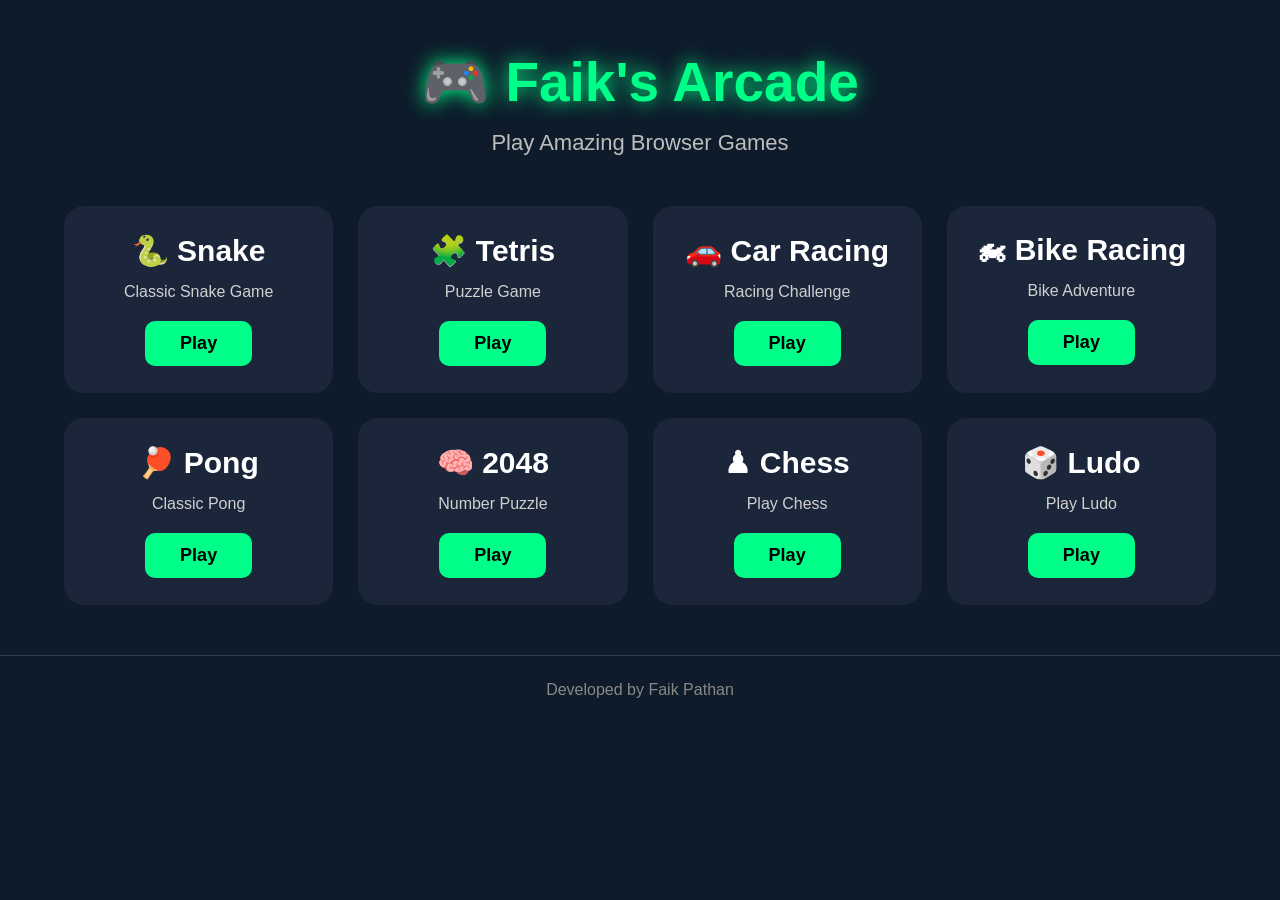
<file: index.html>
<!DOCTYPE html>
<html lang="en">
<head>
    <meta charset="UTF-8">
    <meta name="viewport" content="width=device-width, initial-scale=1.0">
    <title>Faik's Arcade</title>

    <link rel="stylesheet" href="css/style.css">
</head>
<body>

<header>

    <h1>🎮 Faik's Arcade</h1>

    <p>Play Amazing Browser Games</p>

</header>

<section class="games">

<div class="card">
<h2>🐍 Snake</h2>
<p>Classic Snake Game</p>
<button>Play</button>
</div>

<div class="card">
<h2>🧩 Tetris</h2>
<p>Puzzle Game</p>
<button>Play</button>
</div>

<div class="card">
<h2>🚗 Car Racing</h2>
<p>Racing Challenge</p>
<button>Play</button>
</div>

<div class="card">
<h2>🏍 Bike Racing</h2>
<p>Bike Adventure</p>
<button>Play</button>
</div>

<div class="card">
<h2>🏓 Pong</h2>
<p>Classic Pong</p>
<button>Play</button>
</div>

<div class="card">
<h2>🧠 2048</h2>
<p>Number Puzzle</p>
<button>Play</button>
</div>

<div class="card">
<h2>♟ Chess</h2>
<p>Play Chess</p>
<button>Play</button>
</div>

<div class="card">
<h2>🎲 Ludo</h2>
<p>Play Ludo</p>
<button>Play</button>
</div>

</section>

<footer>

Developed by Faik Pathan

</footer>

<script src="js/app.js"></script>

</body>
</html>
</file>
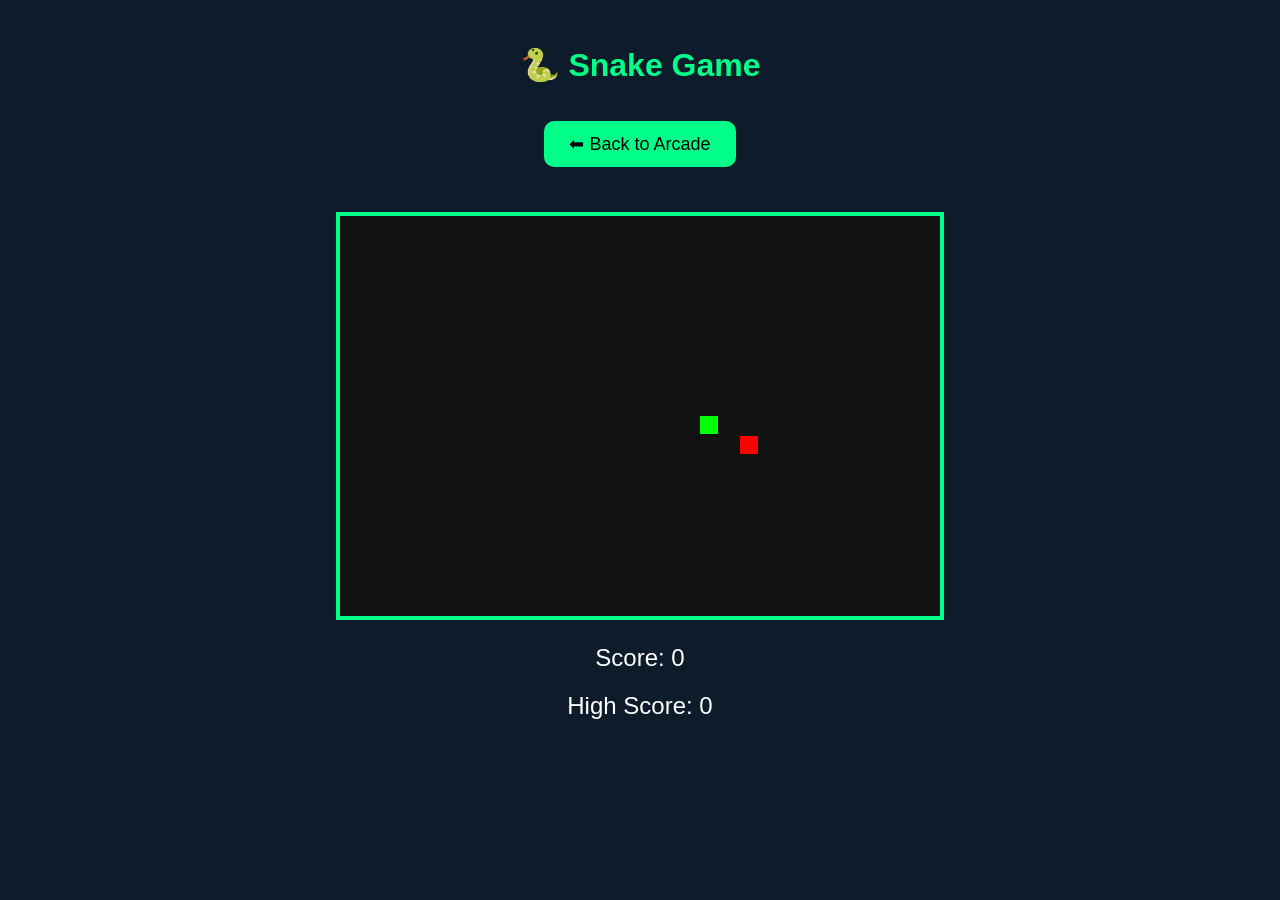
<file: games/snake/index.html>
<!DOCTYPE html>
<html lang="en">
<head>
    <meta charset="UTF-8">
    <meta name="viewport" content="width=device-width, initial-scale=1.0">
    <title>Snake Game</title>

    <link rel="stylesheet" href="style.css">
</head>
<body>

<header>

<h1>🐍 Snake Game</h1>

<button id="backBtn">⬅ Back to Arcade</button>

</header>

<canvas id="gameCanvas" width="600" height="400"></canvas>

<div class="score">
    Score: <span id="score">0</span>
</div>

<div class="score">
    High Score: <span id="highScore">0</span>
</div>

<script src="script.js"></script>
</body>
</html>
</file>
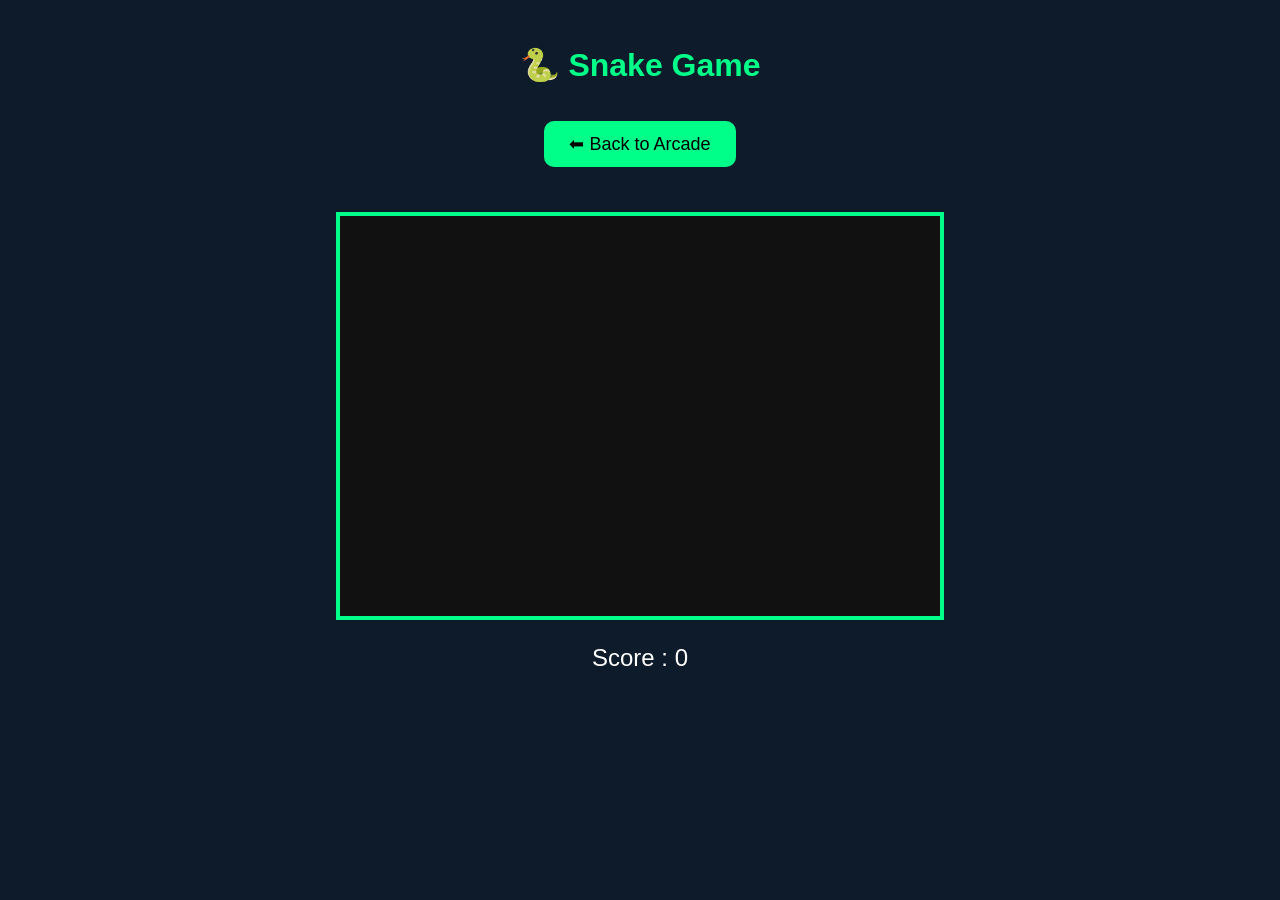
<file: games/snake/snake.html>
<!DOCTYPE html>
<html lang="en">
<head>
    <meta charset="UTF-8">
    <meta name="viewport" content="width=device-width, initial-scale=1.0">
    <title>Snake Game</title>

    <link rel="stylesheet" href="style.css">
</head>
<body>

<header>

<h1>🐍 Snake Game</h1>

<button id="backBtn">⬅ Back to Arcade</button>

</header>

<canvas id="gameCanvas" width="600" height="400"></canvas>

<div class="score">

Score :
<span id="score">0</span>

</div>

<script src="script.js"></script>

</body>
</html>
</file>
<file: css/style.css>
/* ===========================
   Faik's Arcade
   Developed by Faik Pathan
=========================== */

*{
    margin:0;
    padding:0;
    box-sizing:border-box;
}

body{

    background:#0D1B2A;

    font-family:Arial,Helvetica,sans-serif;

    color:white;

}

header{

    text-align:center;

    padding:50px 20px;

}

header h1{

    font-size:55px;

    color:#00ff88;

    margin-bottom:15px;

    text-shadow:0 0 20px #00ff88;

}

header p{

    color:#bdbdbd;

    font-size:22px;

}

.games{

    width:90%;

    margin:auto;

    display:grid;

    grid-template-columns:repeat(auto-fit,minmax(250px,1fr));

    gap:25px;

    padding-bottom:50px;

}

.card{

    background:#1B263B;

    border-radius:20px;

    padding:25px;

    text-align:center;

    transition:.35s;

    border:2px solid transparent;

}

.card:hover{

    transform:translateY(-10px);

    border:2px solid #00ff88;

    box-shadow:0 0 25px #00ff88;

}

.card h2{

    font-size:30px;

    margin-bottom:15px;

}

.card p{

    color:#d0d0d0;

    margin-bottom:20px;

}

button{

    background:#00ff88;

    color:black;

    border:none;

    padding:12px 35px;

    border-radius:10px;

    cursor:pointer;

    font-size:18px;

    font-weight:bold;

    transition:.3s;

}

button:hover{

    transform:scale(1.1);

    background:#00ffaa;

}

footer{

    text-align:center;

    padding:25px;

    color:#888;

    border-top:1px solid #2b3c55;

}
</file>
<file: games/snake/style.css>
body{

background:#0D1B2A;

margin:0;

font-family:Arial;

color:white;

text-align:center;

}

header{

padding:25px;

}

h1{

color:#00ff88;

}

canvas{

background:#111;

border:4px solid #00ff88;

margin-top:20px;

}

button{

margin-top:15px;

padding:12px 25px;

font-size:18px;

background:#00ff88;

border:none;

border-radius:10px;

cursor:pointer;

}

.score{

font-size:24px;

margin-top:20px;

}
</file>
